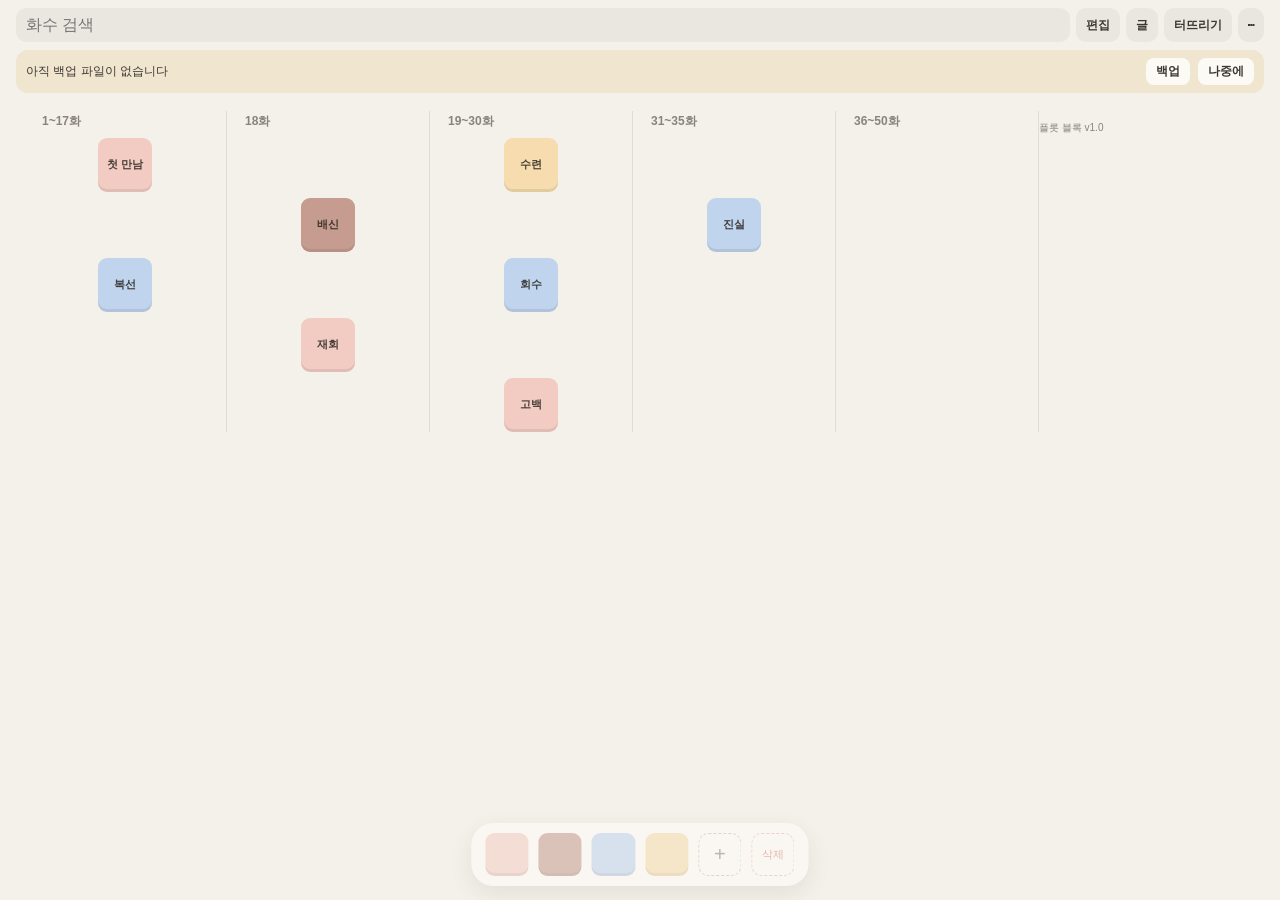
<file: index.html>
<!doctype html>
<html lang="ko">
<head>
  <meta charset="utf-8">
  <meta name="viewport" content="width=device-width, initial-scale=1, viewport-fit=cover, user-scalable=no">
  <meta name="apple-mobile-web-app-capable" content="yes">
  <meta name="mobile-web-app-capable" content="yes">
  <meta name="apple-mobile-web-app-status-bar-style" content="default">
  <meta name="apple-mobile-web-app-title" content="플롯블록">
  <meta name="theme-color" content="#F4F1EA">
  <title>플롯 블록</title>
  <link rel="manifest" href="manifest.webmanifest">
  <link rel="apple-touch-icon" href="icons/icon-180.png">
  <link rel="stylesheet" href="css/app.css">
</head>
<body>
  <header class="appbar">
    <input class="search" placeholder="화수 검색" inputmode="numeric" id="search">
    <button class="bar-btn" id="btn-undo" hidden disabled>되돌리기</button>
    <button class="bar-btn" id="btn-edit">편집</button>
    <button class="bar-btn" id="btn-text">글</button>
    <button class="bar-btn" id="btn-pop">터뜨리기</button>
    <button class="bar-btn" id="btn-more" aria-label="설정">⋯</button>
  </header>

  <div class="backup-nag" id="backup-nag" hidden>
    <span id="nag-text"></span>
    <button id="nag-backup">백업</button>
    <button id="nag-later">나중에</button>
  </div>

  <main class="timeline" id="timeline"></main>

  <div class="tray" id="tray"></div>
  <svg class="link-svg" id="link-svg"></svg>
  <canvas class="fx" id="fx"></canvas>
  <div class="chain-count" id="chain-count"></div>
  <div class="combo" id="combo" hidden><span class="combo-num-wrap"><span class="combo-num" data-text="1">1</span></span><span class="combo-label" data-text="COMBO">COMBO</span><span class="combo-blocks"></span></div>
  <div class="drag-layer" id="drag-layer"></div>
  <div class="palette" id="palette" hidden>
    <div class="palette-head"><b>색 슬롯</b><button id="palette-close">닫기</button></div>
    <div id="palette-rows"></div>
    <p class="palette-hint">색을 누르면 바꿀 수 있고, 그 색을 쓰는 블록이 모두 함께 바뀝니다. 트레이 색을 다른 색 블록 위에 놓으면 그 블록만 색이 바뀝니다.</p>
  </div>

  <section class="memo" id="memo" hidden>
    <header class="memo-head">
      <button class="memo-back" id="memo-back">‹ 시트</button>
      <span class="memo-chip"></span>
      <input class="memo-meaning" id="memo-meaning" placeholder="색 의미 (예: 복선)">
      <button class="memo-copy" id="memo-copy">전체 복사</button>
    </header>
    <div class="memo-list" id="memo-list"></div>
  </section>

  <div class="sheet-panel" id="text-editor" hidden>
    <div class="panel-head"><b>요약 메모</b><button id="text-done">완료</button></div>
    <input class="panel-input" id="text-input" maxlength="24" placeholder="짧은 제목 (예: 첫 만남)" enterkeyhint="done">
    <div class="panel-row">
      <button class="panel-btn" id="text-clear">지우기</button>
      <button class="panel-btn" id="text-inside" hidden>블록 안으로</button>
    </div>
    <p class="panel-hint">글 모드에서 메모를 끌어 블록의 위·아래·왼쪽·오른쪽 빈칸에 말풍선으로 붙이거나, 자기 블록 위에 놓아 안으로 되돌릴 수 있습니다.</p>
  </div>

  <div class="sheet-panel" id="sheet-info" hidden>
    <div class="panel-head"><b>시트 정보</b><button id="sheet-done">완료</button></div>
    <div class="panel-row range">
      <input class="panel-input" id="sheet-from" type="number" inputmode="numeric" min="1" placeholder="시작">
      <span>~</span>
      <input class="panel-input" id="sheet-to" type="number" inputmode="numeric" min="1" placeholder="끝 (비우면 한 화)">
      <span>화</span>
    </div>
    <textarea class="panel-input" id="sheet-memo" rows="4" placeholder="이 구간의 메모"></textarea>
    <div class="panel-row"><button class="panel-btn danger" id="sheet-delete">시트 삭제</button></div>
  </div>

  <div class="sheet-panel" id="settings" hidden>
    <div class="panel-head"><b>설정</b><button id="set-done">닫기</button></div>
    <div class="set-group">
      <div class="set-title">백업</div>
      <div class="panel-row">
        <button class="panel-btn strong" id="set-backup">백업 파일 만들기</button>
        <button class="panel-btn" id="set-restore">백업 파일로 복구</button>
      </div>
      <input type="file" id="set-file" accept="application/json,.json" hidden>
      <p class="panel-hint" id="set-last"></p>
    </div>
    <div class="set-group">
      <div class="set-title">화면</div>
      <label class="set-row"><span>블록 외곽선</span><input type="checkbox" switch id="set-edge"></label>
      <div class="set-row"><span>바깥 메모 글자</span>
        <span class="seg"><button data-fs="11">작게</button><button data-fs="12">크게</button></span>
      </div>
    </div>
    <div class="set-group">
      <button class="panel-btn danger" id="set-reset">모든 데이터 지우기</button>
      <p class="panel-hint" id="set-version"></p>
    </div>
  </div>

  <div class="toast" id="toast"></div>

  <script type="module" src="js/main.js"></script>
</body>
</html>
</file>
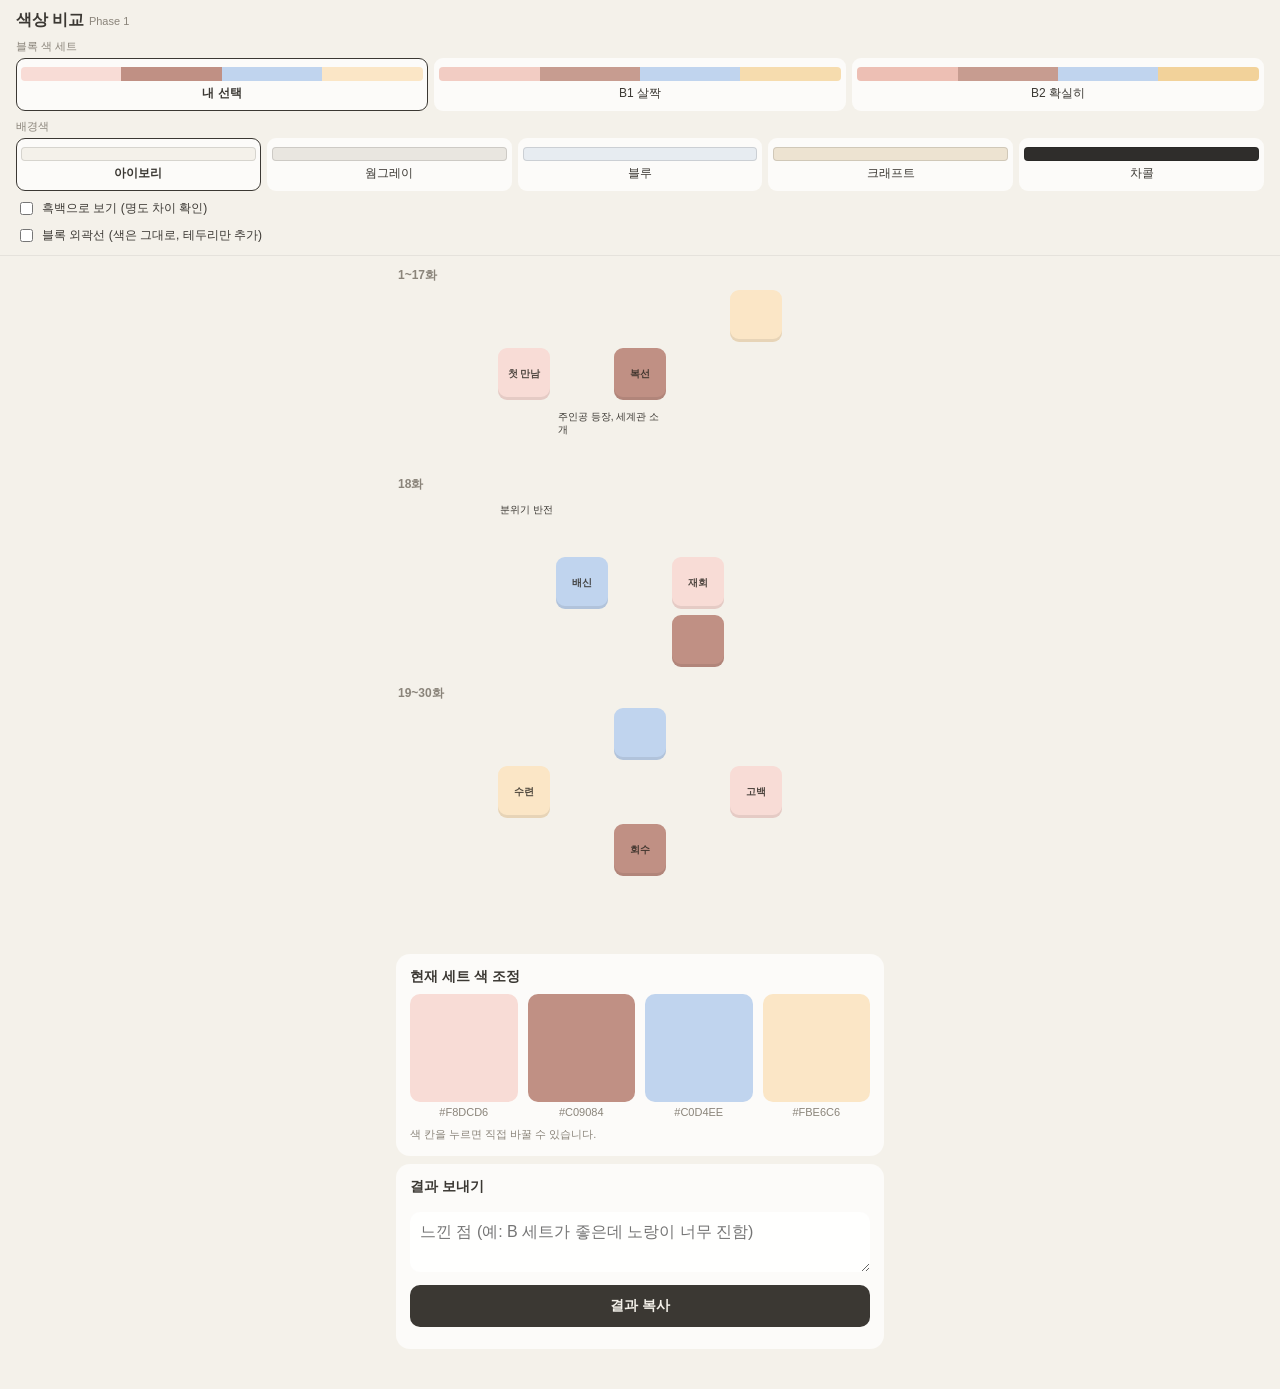
<file: design/index.html>
<!doctype html>
<html lang="ko">
<head>
  <meta charset="utf-8">
  <meta name="viewport" content="width=device-width, initial-scale=1, viewport-fit=cover, user-scalable=no">
  <meta name="apple-mobile-web-app-capable" content="yes">
  <title>색상 비교</title>
  <style>
    :root {
      --bg: #F4F1EA;
      --ink: #3B3833;
      --sub: #8A847A;
      --panel: rgba(255, 255, 255, 0.72);
      --cell: 52px;
      --gap: 6px;
      color-scheme: light;
    }
    * { box-sizing: border-box; }
    html, body {
      margin: 0;
      background: var(--bg);
      color: var(--ink);
      font-family: -apple-system, BlinkMacSystemFont, "Apple SD Gothic Neo", "Noto Sans KR", sans-serif;
      -webkit-text-size-adjust: 100%;
      -webkit-tap-highlight-color: transparent;
      transition: background 0.25s, color 0.25s;
    }
    body.dark { --ink: #EDE8DF; --sub: #A39C91; --panel: rgba(255, 255, 255, 0.08); }

    .controls {
      position: sticky; top: 0; z-index: 5;
      padding: calc(env(safe-area-inset-top) + 10px) 16px 10px;
      background: var(--bg);
      box-shadow: 0 1px 0 rgba(0, 0, 0, 0.06);
      transition: background 0.25s;
    }
    .controls h1 { margin: 0 0 8px; font-size: 16px; }
    .label { font-size: 11px; color: var(--sub); margin: 8px 0 4px; }
    .tabs { display: flex; gap: 6px; }
    .tabs button {
      flex: 1; padding: 8px 4px; border-radius: 9px;
      border: 1.5px solid transparent; background: var(--panel); color: var(--ink);
      font: inherit; font-size: 12px; touch-action: manipulation;
    }
    .tabs button.on { border-color: var(--ink); font-weight: 700; }
    .tabs .sw { display: block; height: 14px; border-radius: 4px; margin-bottom: 4px; }
    .toggle { display: flex; align-items: center; gap: 6px; font-size: 12px; margin-top: 8px; }

    main { padding: 12px 16px 40px; max-width: 520px; margin: 0 auto; }
    main.gray .block { filter: grayscale(1); }
    main.edge .block { box-shadow: inset 0 0 0 1px rgba(60, 45, 30, 0.14), inset 0 -3px 0 rgba(0, 0, 0, 0.08); }

    /* 시트: 격자선 없음, 라벨만 */
    .sheet { margin-bottom: 18px; }
    .sheet-label { font-size: 12px; font-weight: 700; color: var(--sub); margin: 0 0 6px 2px; }
    .grid {
      position: relative;
      width: calc(var(--cell) * 5 + var(--gap) * 4);
      height: calc(var(--cell) * 3 + var(--gap) * 2);
      margin: 0 auto;
    }
    .block {
      position: absolute;
      width: var(--cell); height: var(--cell);
      border-radius: 9px;
      background: var(--c);
      box-shadow: inset 0 -3px 0 rgba(0, 0, 0, 0.08);
      display: flex; align-items: center; justify-content: center;
      padding: 3px; text-align: center;
      font-size: 10px; line-height: 1.2; font-weight: 600;
      color: rgba(40, 36, 30, 0.82);
      word-break: keep-all;
    }
    .note {
      position: absolute;
      width: calc(var(--cell) * 2 + var(--gap));
      font-size: 10px; line-height: 1.3; color: var(--ink);
      padding: 4px 2px;
    }

    .card {
      background: var(--panel); border-radius: 14px; padding: 14px; margin-top: 8px;
      font-size: 13px;
    }
    .card h2 { font-size: 14px; margin: 0 0 8px; }
    .chips { display: flex; gap: 10px; }
    .chip { flex: 1; text-align: center; font-size: 11px; color: var(--sub); }
    .chip label {
      display: block; aspect-ratio: 1; border-radius: 10px; background: var(--c);
      position: relative; overflow: hidden; margin-bottom: 4px;
    }
    .chip input { position: absolute; inset: 0; opacity: 0; width: 100%; height: 100%; }
    .btn {
      width: 100%; margin-top: 10px; padding: 12px; border: 0; border-radius: 10px;
      background: var(--ink); color: var(--bg); font: inherit; font-weight: 700; font-size: 14px;
      touch-action: manipulation;
    }
    .hint { font-size: 11px; color: var(--sub); line-height: 1.5; margin: 8px 0 0; }
    textarea {
      width: 100%; min-height: 60px; margin-top: 8px; border-radius: 10px; border: 0;
      padding: 10px; font: inherit; font-size: 16px; background: rgba(255, 255, 255, 0.9); color: #3B3833;
    }
  </style>
</head>
<body>
  <div class="controls">
    <h1>색상 비교 <small style="font-weight:400;color:var(--sub);font-size:11px">Phase 1</small></h1>
    <div class="label">블록 색 세트</div>
    <div class="tabs" id="palette-tabs"></div>
    <div class="label">배경색</div>
    <div class="tabs" id="bg-tabs"></div>
    <label class="toggle"><input type="checkbox" id="gray"> 흑백으로 보기 (명도 차이 확인)</label>
    <label class="toggle"><input type="checkbox" id="edge"> 블록 외곽선 (색은 그대로, 테두리만 추가)</label>
  </div>

  <main id="preview"></main>

  <main>
    <section class="card">
      <h2>현재 세트 색 조정</h2>
      <div class="chips" id="chips"></div>
      <p class="hint">색 칸을 누르면 직접 바꿀 수 있습니다.</p>
    </section>
    <section class="card">
      <h2>결과 보내기</h2>
      <textarea id="memo" placeholder="느낀 점 (예: B 세트가 좋은데 노랑이 너무 진함)"></textarea>
      <button class="btn" id="copy">결과 복사</button>
      <p class="hint" id="msg"></p>
    </section>
  </main>

  <script>
    'use strict';
    const $ = (id) => document.getElementById(id);
    const CELL = 52, GAP = 6, STEP = CELL + GAP;

    const palettes = [
      { name: '내 선택', colors: ['#F8DCD6', '#C09084', '#C0D4EE', '#FBE6C6'] },
      { name: 'B1 살짝', colors: ['#F2CCC3', '#C79C90', '#C0D4EE', '#F6DCAE'] },
      { name: 'B2 확실히', colors: ['#EDBFB4', '#C79C90', '#C0D4EE', '#F2D29A'] },
    ];
    const backgrounds = [
      { name: '아이보리', c: '#F4F1EA' },
      { name: '웜그레이', c: '#E9E6E0' },
      { name: '블루', c: '#E7ECF1' },
      { name: '크래프트', c: '#EDE3D1' },
      { name: '차콜', c: '#2F2D2B', dark: true },
    ];

    // 예시 플롯: [색 번호, 열, 행, 블록 안 텍스트]
    const sheets = [
      { label: '1~17화', blocks: [[0, 0, 1, '첫 만남'], [1, 2, 1, '복선'], [3, 4, 0, '']],
        note: { col: 1, row: 2, text: '주인공 등장, 세계관 소개' } },
      { label: '18화', blocks: [[2, 1, 1, '배신'], [0, 3, 1, '재회'], [1, 3, 2, '']],
        note: { col: 0, row: 0, text: '분위기 반전' } },
      { label: '19~30화', blocks: [[3, 0, 1, '수련'], [2, 2, 0, ''], [0, 4, 1, '고백'], [1, 2, 2, '회수']],
        note: null },
    ];

    const state = { p: 0, bg: 0 };

    function renderTabs() {
      $('palette-tabs').innerHTML = palettes.map((p, i) => `
        <button class="${i === state.p ? 'on' : ''}" data-i="${i}">
          <span class="sw" style="background:linear-gradient(90deg,${p.colors.map((c, k) => `${c} ${k * 25}% ${(k + 1) * 25}%`).join(',')})"></span>
          ${p.name}
        </button>`).join('');
      $('bg-tabs').innerHTML = backgrounds.map((b, i) => `
        <button class="${i === state.bg ? 'on' : ''}" data-i="${i}">
          <span class="sw" style="background:${b.c};box-shadow:inset 0 0 0 1px rgba(0,0,0,.12)"></span>
          ${b.name}
        </button>`).join('');
    }

    function renderPreview() {
      const colors = palettes[state.p].colors;
      $('preview').innerHTML = sheets.map((s) => `
        <section class="sheet">
          <p class="sheet-label">${s.label}</p>
          <div class="grid">
            ${s.blocks.map(([ci, col, row, t]) =>
              `<div class="block" style="--c:${colors[ci]};left:${col * STEP}px;top:${row * STEP}px">${t}</div>`).join('')}
            ${s.note ? `<div class="note" style="left:${s.note.col * STEP}px;top:${s.note.row * STEP}px">${s.note.text}</div>` : ''}
          </div>
        </section>`).join('');
    }

    function renderChips() {
      $('chips').innerHTML = palettes[state.p].colors.map((c, i) => `
        <div class="chip">
          <label style="--c:${c}"><input type="color" value="${c}" data-i="${i}"></label>
          ${c}
        </div>`).join('');
    }

    function applyBg() {
      const b = backgrounds[state.bg];
      document.documentElement.style.setProperty('--bg', b.c);
      document.body.classList.toggle('dark', !!b.dark);
    }

    function render() { renderTabs(); renderPreview(); renderChips(); applyBg(); }

    $('palette-tabs').addEventListener('click', (e) => {
      const b = e.target.closest('button'); if (!b) return;
      state.p = +b.dataset.i; render();
    });
    $('bg-tabs').addEventListener('click', (e) => {
      const b = e.target.closest('button'); if (!b) return;
      state.bg = +b.dataset.i; render();
    });
    $('edge').addEventListener('change', (e) => $('preview').classList.toggle('edge', e.target.checked));
    $('gray').addEventListener('change', (e) => $('preview').classList.toggle('gray', e.target.checked));
    $('chips').addEventListener('input', (e) => {
      if (e.target.type !== 'color') return;
      palettes[state.p].colors[+e.target.dataset.i] = e.target.value.toUpperCase();
      renderTabs(); renderPreview();
      e.target.parentElement.style.setProperty('--c', e.target.value);
      e.target.parentElement.nextSibling.textContent = e.target.value.toUpperCase();
    });

    $('copy').addEventListener('click', async () => {
      const p = palettes[state.p], b = backgrounds[state.bg];
      const lines = [
        '[Phase 1 색상 선택]',
        `블록 세트: ${p.name} (${p.colors.join(', ')})`,
        `배경: ${b.name} (${b.c})`,
      ];
      const memo = $('memo').value.trim();
      if (memo) lines.push(`메모: ${memo}`);
      const text = lines.join('\n');
      try {
        await navigator.clipboard.writeText(text);
        $('msg').textContent = '복사했습니다. 대화창에 붙여 넣어 주세요.';
      } catch {
        $('memo').value = text; $('memo').select();
        $('msg').textContent = '위 칸의 내용을 직접 복사해 주세요.';
      }
    });

    render();
  </script>
</body>
</html>
</file>
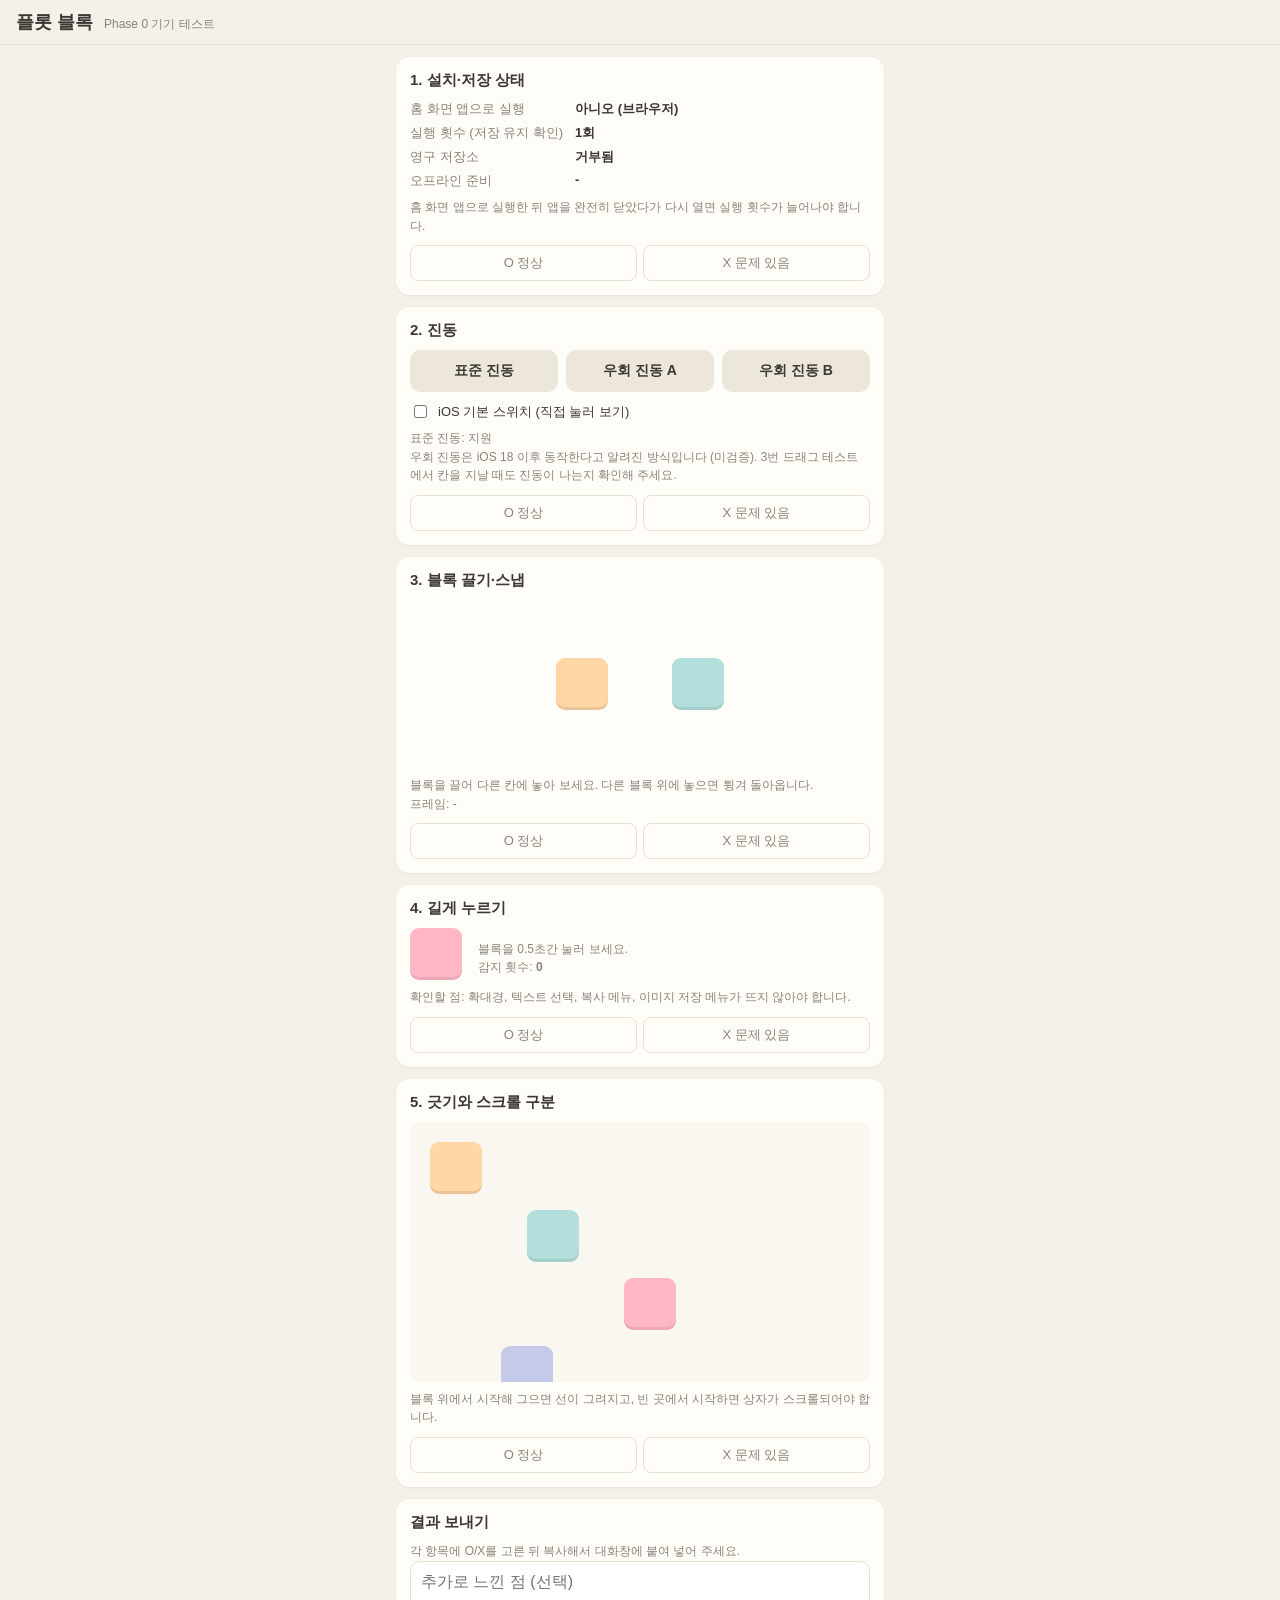
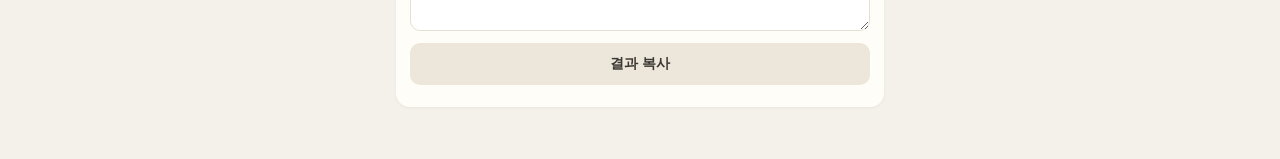
<file: test/index.html>
<!doctype html>
<html lang="ko">
<head>
  <meta charset="utf-8">
  <meta name="viewport" content="width=device-width, initial-scale=1, viewport-fit=cover, user-scalable=no">
  <meta name="apple-mobile-web-app-capable" content="yes">
  <meta name="mobile-web-app-capable" content="yes">
  <meta name="apple-mobile-web-app-status-bar-style" content="default">
  <meta name="apple-mobile-web-app-title" content="플롯블록">
  <meta name="theme-color" content="#F4F1EA">
  <title>플롯 블록</title>
  <link rel="manifest" href="../manifest.webmanifest">
  <link rel="apple-touch-icon" href="../icons/icon-180.png">
  <link rel="stylesheet" href="style.css">
</head>
<body>
  <header class="top">
    <h1>플롯 블록 <small>Phase 0 기기 테스트</small></h1>
  </header>

  <main>
    <!-- 1. 설치 상태 -->
    <section class="card" data-test="install">
      <h2>1. 설치·저장 상태</h2>
      <dl class="info">
        <dt>홈 화면 앱으로 실행</dt><dd id="standalone">-</dd>
        <dt>실행 횟수 (저장 유지 확인)</dt><dd id="launches">-</dd>
        <dt>영구 저장소</dt><dd id="persist">-</dd>
        <dt>오프라인 준비</dt><dd id="sw">-</dd>
      </dl>
      <p class="hint">홈 화면 앱으로 실행한 뒤 앱을 완전히 닫았다가 다시 열면 실행 횟수가 늘어나야 합니다.</p>
      <div class="judge"></div>
    </section>

    <!-- 2. 진동 -->
    <section class="card" data-test="haptic">
      <h2>2. 진동</h2>
      <div class="row">
        <button class="btn" id="btn-vibrate">표준 진동</button>
        <button class="btn" id="btn-switch">우회 진동 A</button>
        <button class="btn" id="btn-switch-b">우회 진동 B</button>
      </div>
      <label class="native-switch">
        <input type="checkbox" switch id="native-switch"> iOS 기본 스위치 (직접 눌러 보기)
      </label>
      <p class="hint">표준 진동: <span id="vibrate-support">-</span><br>
        우회 진동은 iOS 18 이후 동작한다고 알려진 방식입니다 (미검증). 3번 드래그 테스트에서 칸을 지날 때도 진동이 나는지 확인해 주세요.</p>
      <div class="judge"></div>
    </section>

    <!-- 3. 드래그·스냅 -->
    <section class="card" data-test="drag">
      <h2>3. 블록 끌기·스냅</h2>
      <div class="sheet" id="drag-sheet"></div>
      <p class="hint">블록을 끌어 다른 칸에 놓아 보세요. 다른 블록 위에 놓으면 튕겨 돌아옵니다.<br>
        프레임: <span id="fps">-</span></p>
      <div class="judge"></div>
    </section>

    <!-- 4. 길게 누르기 -->
    <section class="card" data-test="longpress">
      <h2>4. 길게 누르기</h2>
      <div class="row center">
        <div class="block solo" id="lp-block" style="--c:#FFB7C5"></div>
        <p class="hint">블록을 0.5초간 눌러 보세요.<br>감지 횟수: <b id="lp-count">0</b></p>
      </div>
      <p class="hint">확인할 점: 확대경, 텍스트 선택, 복사 메뉴, 이미지 저장 메뉴가 뜨지 않아야 합니다.</p>
      <div class="judge"></div>
    </section>

    <!-- 5. 긋기 vs 스크롤 -->
    <section class="card" data-test="swipe">
      <h2>5. 긋기와 스크롤 구분</h2>
      <div class="scrollbox" id="swipe-box">
        <div class="scrollinner" id="swipe-inner">
          <svg id="swipe-svg"></svg>
        </div>
      </div>
      <p class="hint">블록 위에서 시작해 그으면 선이 그려지고, 빈 곳에서 시작하면 상자가 스크롤되어야 합니다.</p>
      <div class="judge"></div>
    </section>

    <!-- 결과 -->
    <section class="card">
      <h2>결과 보내기</h2>
      <p class="hint">각 항목에 O/X를 고른 뒤 복사해서 대화창에 붙여 넣어 주세요.</p>
      <textarea id="memo" placeholder="추가로 느낀 점 (선택)"></textarea>
      <button class="btn wide" id="btn-copy">결과 복사</button>
      <p class="hint" id="copy-msg"></p>
    </section>
  </main>

  <script src="app.js"></script>
</body>
</html>
</file>
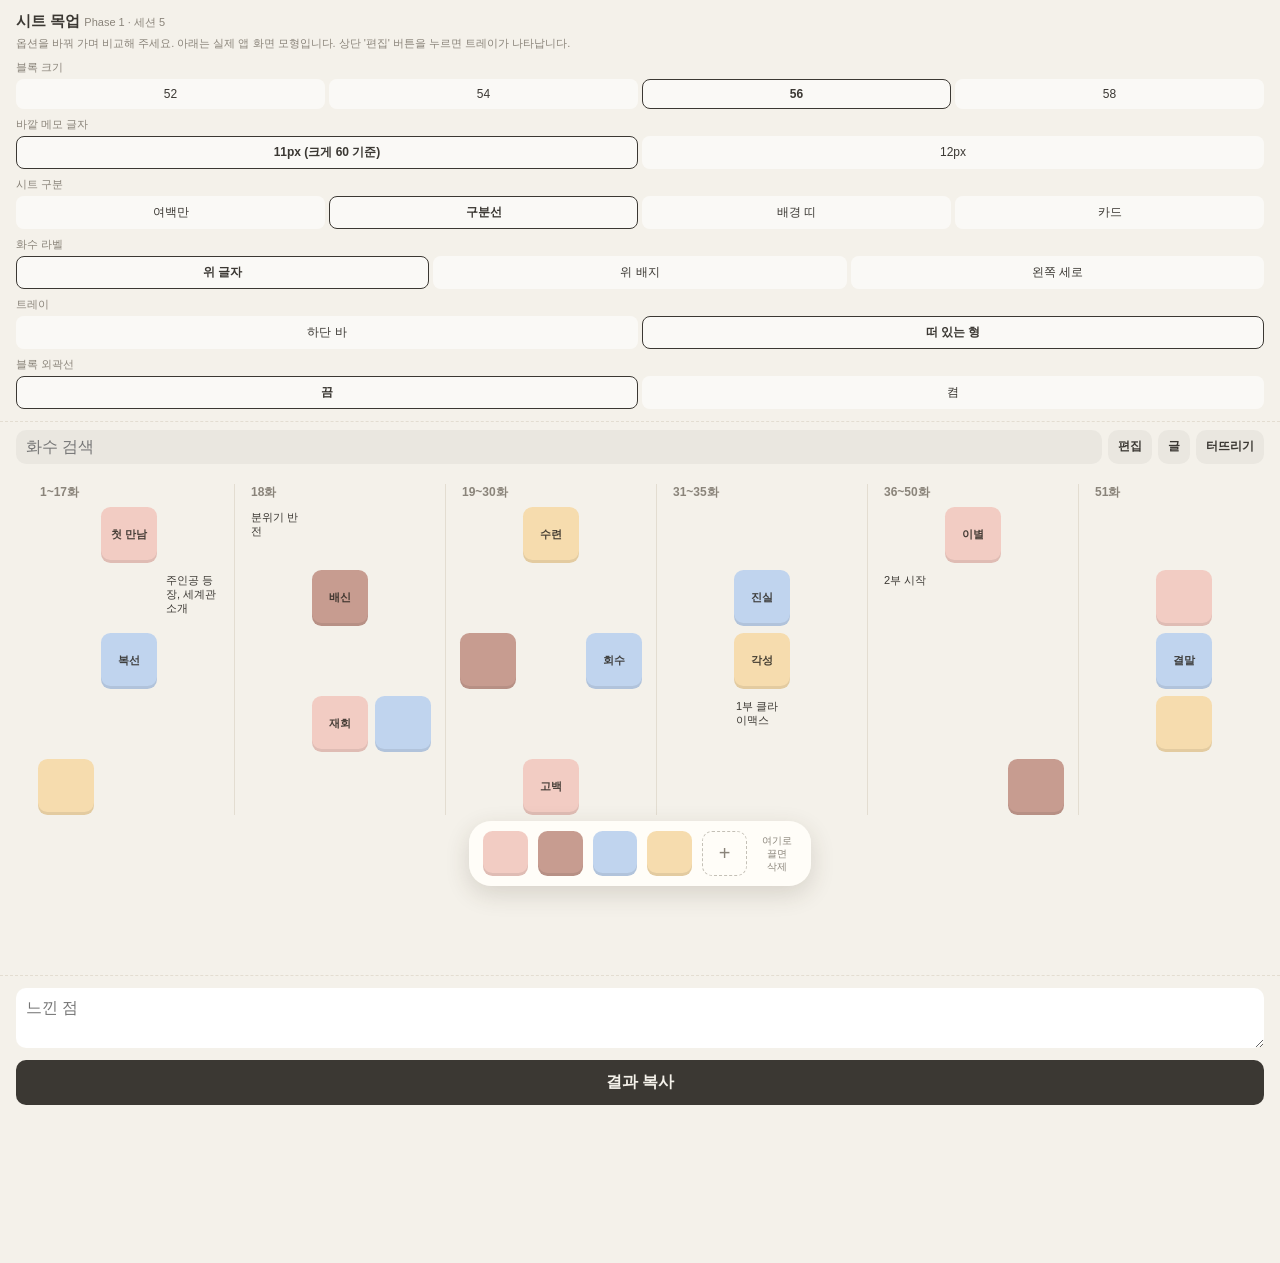
<file: design/sheet.html>
<!doctype html>
<html lang="ko">
<head>
  <meta charset="utf-8">
  <meta name="viewport" content="width=device-width, initial-scale=1, viewport-fit=cover, user-scalable=no">
  <meta name="apple-mobile-web-app-capable" content="yes">
  <title>시트 목업</title>
  <style>
    :root {
      --bg: #F4F1EA;
      --ink: #3B3833;
      --sub: #8A847A;
      --line: #E3DDD1;
      --panel: rgba(255, 255, 255, 0.6);
      --cell: 52px;
      --gap: 6px;
      color-scheme: light;
    }
    * { box-sizing: border-box; }
    html, body {
      margin: 0; background: var(--bg); color: var(--ink);
      font-family: -apple-system, BlinkMacSystemFont, "Apple SD Gothic Neo", "Noto Sans KR", sans-serif;
      -webkit-text-size-adjust: 100%; -webkit-tap-highlight-color: transparent;
    }
    button { font: inherit; color: inherit; touch-action: manipulation; }

    /* ---------- 목업 설정 패널 ---------- */
    .config { padding: calc(env(safe-area-inset-top) + 12px) 16px 12px; border-bottom: 1px dashed var(--line); }
    .config h1 { font-size: 15px; margin: 0 0 4px; }
    .config .hint { font-size: 11px; color: var(--sub); margin: 0 0 6px; line-height: 1.5; }
    .opt { margin-top: 8px; }
    .opt-label { font-size: 11px; color: var(--sub); margin-bottom: 4px; }
    .seg { display: flex; gap: 4px; }
    .seg button {
      flex: 1; padding: 7px 2px; border: 1.5px solid transparent; border-radius: 8px;
      background: var(--panel); font-size: 12px;
    }
    .seg button.on { border-color: var(--ink); font-weight: 700; }

    /* ---------- 앱 상단 바 (모형) ---------- */
    .appbar {
      position: sticky; top: 0; z-index: 10;
      display: flex; align-items: center; gap: 6px;
      padding: calc(env(safe-area-inset-top) + 8px) 16px 8px;
      background: var(--bg);
    }
    .search {
      flex: 1; min-width: 0; height: 34px; border-radius: 10px; border: 0;
      background: rgba(0, 0, 0, 0.045); padding: 0 10px; font-size: 16px; color: var(--ink);
    }
    .icon-btn {
      flex: none; height: 34px; padding: 0 10px; border: 0; border-radius: 10px;
      background: rgba(0, 0, 0, 0.045); font-size: 12px; font-weight: 600;
    }
    .icon-btn.on { background: var(--ink); color: var(--bg); }

    /* ---------- 타임라인 ---------- */
    .timeline { padding: 4px 16px 160px; }
    .sheet { position: relative; }
    .grid { position: relative; margin: 0 auto; }
    .block {
      position: absolute; width: var(--cell); height: var(--cell);
      border-radius: calc(var(--cell) * 0.17);
      background: var(--c);
      box-shadow: inset 0 -3px 0 rgba(0, 0, 0, 0.08);
      display: flex; align-items: center; justify-content: center;
      padding: 3px; text-align: center; word-break: keep-all;
      font-size: var(--fs); line-height: 1.2; font-weight: 600; color: rgba(40, 36, 30, 0.85);
      -webkit-user-select: none; user-select: none; -webkit-touch-callout: none;
    }
    body.edge .block { box-shadow: inset 0 0 0 1px rgba(60, 45, 30, 0.14), inset 0 -3px 0 rgba(0, 0, 0, 0.08); }
    .note { position: absolute; font-size: var(--note-fs); line-height: 1.3; padding: 3px 2px; color: var(--ink); }

    /* 화수 라벨 */
    .label { font-size: 12px; font-weight: 700; color: var(--sub); }
    .lbl-top .label { margin: 0 0 6px 2px; }
    .lbl-pill .label {
      display: inline-block; margin: 0 0 6px; padding: 3px 9px; border-radius: 99px;
      background: rgba(0, 0, 0, 0.055); color: var(--ink); font-size: 11px;
    }
    .lbl-rail .sheet { display: flex; align-items: center; }
    .lbl-rail .label {
      flex: none; width: 34px; text-align: center; line-height: 1.15; font-size: 11px;
    }
    .lbl-rail .grid { margin: 0; }

    /* 시트 구분 */
    .sep-space .sheet { margin-bottom: 26px; }
    .sep-line .sheet { padding: 12px 0; border-bottom: 1px solid var(--line); }
    .sep-band .sheet { padding: 12px 16px; margin: 0 -16px; }
    .sep-band .sheet:nth-child(odd) { background: rgba(120, 100, 70, 0.045); }
    .sep-card .sheet { padding: 12px; margin-bottom: 10px; border-radius: 16px; background: rgba(255, 255, 255, 0.55); }

    /* ---------- 트레이 ---------- */
    .tray {
      position: fixed; z-index: 20; left: 50%;
      display: flex; align-items: center; gap: 10px;
      transform: translate(-50%, 140%); transition: transform 0.28s cubic-bezier(.34, 1.4, .64, 1);
    }
    body.editing .tray, body.desktop .tray { transform: translate(-50%, 0); }
    .tray .block { position: static; width: calc(var(--cell) * 0.8); height: calc(var(--cell) * 0.8); flex: none; }
    .tray .add {
      flex: none; width: calc(var(--cell) * 0.8); height: calc(var(--cell) * 0.8); border-radius: 10px;
      border: 1.5px dashed rgba(60, 50, 30, 0.3); background: transparent; font-size: 20px; color: var(--sub);
    }
    .tray .trash { font-size: 10px; color: var(--sub); line-height: 1.3; text-align: center; width: 40px; }
    .tray-bar .tray {
      bottom: 0; width: 100%; justify-content: center;
      padding: 10px 16px calc(env(safe-area-inset-bottom) + 10px);
      background: rgba(250, 248, 243, 0.96); box-shadow: 0 -1px 0 var(--line), 0 -6px 16px rgba(60, 50, 30, 0.06);
    }
    .tray-float .tray {
      bottom: calc(env(safe-area-inset-bottom) + 14px);
      padding: 10px 14px; border-radius: 22px;
      background: rgba(255, 253, 248, 0.97); box-shadow: 0 8px 24px rgba(60, 50, 30, 0.16);
    }

    /* ---------- 데스크탑 (가로 진행) ---------- */
    body.desktop .timeline {
      display: flex; align-items: flex-start; overflow-x: auto; padding: 12px 24px 160px;
    }
    body.desktop .sheet { flex: none; margin-bottom: 0; }
    body.desktop.sep-space .sheet { margin-right: 30px; }
    body.desktop.sep-line .sheet { padding: 0 14px; border-bottom: 0; border-right: 1px solid var(--line); }
    body.desktop.sep-band .sheet { margin: 0; padding: 12px 14px; }
    body.desktop.sep-card .sheet { margin: 0 10px 0 0; }
    body.desktop.lbl-rail .sheet { display: block; }
    body.desktop.lbl-rail .label { width: auto; margin-bottom: 6px; }
  </style>
</head>
<body>
  <section class="config">
    <h1>시트 목업 <small style="font-weight:400;color:var(--sub);font-size:11px">Phase 1 · 세션 5</small></h1>
    <p class="hint">옵션을 바꿔 가며 비교해 주세요. 아래는 실제 앱 화면 모형입니다. 상단 '편집' 버튼을 누르면 트레이가 나타납니다.</p>
    <div id="opts"></div>
  </section>

  <header class="appbar">
    <input class="search" placeholder="화수 검색" inputmode="numeric">
    <button class="icon-btn" id="btn-edit">편집</button>
    <button class="icon-btn">글</button>
    <button class="icon-btn">터뜨리기</button>
  </header>

  <main class="timeline" id="timeline"></main>

  <div class="tray" id="tray"></div>

  <section class="config" style="border-top:1px dashed var(--line);border-bottom:0;margin-bottom:140px">
    <textarea id="memo" placeholder="느낀 점" style="width:100%;min-height:60px;border:0;border-radius:10px;padding:10px;font:inherit;font-size:16px;background:#fff;color:var(--ink)"></textarea>
    <button id="copy" style="width:100%;margin-top:8px;padding:12px;border:0;border-radius:10px;background:var(--ink);color:var(--bg);font-weight:700">결과 복사</button>
    <p class="hint" id="msg"></p>
  </section>

  <script>
    'use strict';
    const $ = (id) => document.getElementById(id);
    const COLORS = ['#F2CCC3', '#C79C90', '#C0D4EE', '#F6DCAE'];

    const OPTIONS = {
      size: { label: '블록 크기', items: { 52: '52', 54: '54', 56: '56', 58: '58' } },
      noteFs: { label: '바깥 메모 글자', items: { 11: '11px (크게 60 기준)', 12: '12px' } },
      sep: { label: '시트 구분', items: { space: '여백만', line: '구분선', band: '배경 띠', card: '카드' } },
      lbl: { label: '화수 라벨', items: { top: '위 글자', pill: '위 배지', rail: '왼쪽 세로' } },
      tray: { label: '트레이', items: { bar: '하단 바', float: '떠 있는 형' } },
      edge: { label: '블록 외곽선', items: { off: '끔', on: '켬' } },
    };
    const state = { size: '56', noteFs: '11', sep: 'line', lbl: 'top', tray: 'float', edge: 'off' };

    // 예시 플롯: blocks [슬롯, 열, 행, 글자], notes [열, 행, 글자]
    const SHEETS = [
      { from: 1, to: 17, blocks: [[0, 0, 1, '첫 만남'], [2, 2, 1, '복선'], [3, 4, 0, '']], notes: [[1, 2, '주인공 등장, 세계관 소개']] },
      { from: 18, blocks: [[1, 1, 1, '배신'], [0, 3, 1, '재회'], [2, 3, 2, '']], notes: [[0, 0, '분위기 반전']] },
      { from: 19, to: 30, blocks: [[3, 0, 1, '수련'], [1, 2, 0, ''], [0, 4, 1, '고백'], [2, 2, 2, '회수']], notes: [] },
      { from: 31, to: 35, blocks: [[2, 1, 1, '진실'], [3, 2, 1, '각성']], notes: [[3, 1, '1부 클라이맥스']] },
      { from: 36, to: 50, blocks: [[0, 0, 1, '이별'], [1, 4, 2, '']], notes: [[1, 0, '2부 시작']] },
      { from: 51, blocks: [[2, 2, 1, '결말'], [0, 1, 1, ''], [3, 3, 1, '']], notes: [] },
    ];

    const isDesktop = () => window.matchMedia('(min-width: 900px)').matches;

    function renderOpts() {
      $('opts').innerHTML = Object.entries(OPTIONS).map(([k, o]) => `
        <div class="opt">
          <div class="opt-label">${o.label}</div>
          <div class="seg" data-k="${k}">
            ${Object.entries(o.items).map(([v, t]) =>
              `<button data-v="${v}" class="${state[k] === v ? 'on' : ''}">${t}</button>`).join('')}
          </div>
        </div>`).join('');
    }

    function cellSize() {
      // 모바일에서 가로 넘침이 없도록 화면 폭에 맞춰 줄임
      const want = Number(state.size);
      if (isDesktop()) return want;
      const gapRatio = 0.12;
      const rail = state.lbl === 'rail' ? 34 : 0;
      const pad = state.sep === 'card' ? 24 : state.sep === 'band' ? 0 : 0;
      const avail = window.innerWidth - 32 - rail - pad;
      const fit = Math.floor(avail / (5 + 4 * gapRatio));
      return Math.min(want, fit);
    }

    function labelText(s, rail) {
      if (!s.to) return `${s.from}화`;
      return rail ? `${s.from}<br>~<br>${s.to}화` : `${s.from}~${s.to}화`;
    }

    function render() {
      const desk = isDesktop();
      const cell = cellSize();
      const gap = Math.round(cell * 0.12);
      const step = cell + gap;
      const cols = desk ? 3 : 5;
      const rows = desk ? 5 : 3;
      const root = document.documentElement.style;
      root.setProperty('--cell', `${cell}px`);
      root.setProperty('--fs', `${Math.max(9, Math.round(cell * 0.19))}px`);
      root.setProperty('--note-fs', `${state.noteFs}px`);

      document.body.className = [
        `sep-${state.sep}`, `lbl-${state.lbl}`, `tray-${desk ? 'float' : state.tray}`,
        state.edge === 'on' ? 'edge' : '', desk ? 'desktop' : '',
        $('btn-edit').classList.contains('on') ? 'editing' : '',
      ].join(' ');

      // 모바일: (열, 행) 그대로. 데스크탑: 진행 방향이 바뀌므로 행과 열을 바꿈
      const pos = (c, r) => (desk ? [r * step, c * step] : [c * step, r * step]);
      const noteW = desk ? cell : cell * 2 + gap;

      $('timeline').innerHTML = SHEETS.map((s) => `
        <section class="sheet">
          <div class="label">${labelText(s, state.lbl === 'rail' && !desk)}</div>
          <div class="grid" style="width:${cols * step - gap}px;height:${rows * step - gap}px">
            ${s.blocks.map(([slot, c, r, t]) => {
              const [x, y] = pos(c, r);
              return `<div class="block" style="--c:${COLORS[slot]};left:${x}px;top:${y}px">${t}</div>`;
            }).join('')}
            ${s.notes.map(([c, r, t]) => {
              const [x, y] = pos(c, r);
              return `<div class="note" style="left:${x}px;top:${y}px;width:${noteW}px">${t}</div>`;
            }).join('')}
          </div>
        </section>`).join('');

      $('tray').innerHTML = `
        ${COLORS.map((c) => `<div class="block" style="--c:${c}"></div>`).join('')}
        <button class="add" aria-label="색 추가">+</button>
        <div class="trash">여기로 끌면<br>삭제</div>`;
    }

    $('opts').addEventListener('click', (e) => {
      const b = e.target.closest('button'); if (!b) return;
      state[b.parentElement.dataset.k] = b.dataset.v;
      renderOpts(); render();
    });
    $('btn-edit').addEventListener('click', (e) => { e.currentTarget.classList.toggle('on'); render(); });
    window.addEventListener('resize', render);

    $('copy').addEventListener('click', async () => {
      const lines = ['[Phase 1 시트 목업]',
        ...Object.entries(OPTIONS).map(([k, o]) => `${o.label}: ${o.items[state[k]]}`)];
      const memo = $('memo').value.trim();
      if (memo) lines.push(`메모: ${memo}`);
      const text = lines.join('\n');
      try { await navigator.clipboard.writeText(text); $('msg').textContent = '복사했습니다. 대화창에 붙여 넣어 주세요.'; }
      catch { $('memo').value = text; $('memo').select(); $('msg').textContent = '위 칸의 내용을 직접 복사해 주세요.'; }
    });

    renderOpts(); render();
  </script>
</body>
</html>
</file>
<file: css/app.css>
/* 값은 docs/design-tokens.md 기준 */
:root {
  --bg: #F4F1EA;
  --ink: #3B3833;
  --sub: #8A847A;
  --block-ink: rgba(40, 36, 30, 0.85);
  --line: #E3DDD1;
  --danger: #D9827E;
  --cell: 54px;
  --gap: 6px;
  --note-fs: 12px;
  color-scheme: light;
}

* { box-sizing: border-box; }

html, body {
  margin: 0;
  background: var(--bg);
  color: var(--ink);
  font-family: -apple-system, BlinkMacSystemFont, "Apple SD Gothic Neo", "Noto Sans KR", sans-serif;
  -webkit-text-size-adjust: 100%;
  -webkit-tap-highlight-color: transparent;
  overscroll-behavior-y: none;
}

button { font: inherit; color: inherit; touch-action: manipulation; }

/* ---------- 상단 바 ---------- */
.appbar {
  position: sticky; top: 0; z-index: 10;
  display: flex; align-items: center; gap: 6px;
  padding: calc(env(safe-area-inset-top) + 8px) 16px 8px;
  background: var(--bg);
}
.search {
  flex: 1; min-width: 0; height: 34px; border: 0; border-radius: 10px;
  background: rgba(0, 0, 0, 0.045); padding: 0 10px;
  font: inherit; font-size: 16px; color: var(--ink);
}
.bar-btn {
  flex: none; height: 34px; padding: 0 10px; border: 0; border-radius: 10px;
  background: rgba(0, 0, 0, 0.045); font-size: 12px; font-weight: 600;
}
.bar-btn.on { background: var(--ink); color: var(--bg); }
.bar-btn:disabled { opacity: 0.4; }
.bar-btn[data-soon] { opacity: 0.45; }
.bar-btn.off { opacity: 0.5; text-decoration: line-through; }

/* ---------- 타임라인 ---------- */
.timeline { padding: 0 16px 140px; }

.sheet { padding: 12px 0; border-bottom: 1px solid var(--line); }
.label {
  display: inline-flex; align-items: center; gap: 5px;
  margin: 0 0 6px 0; padding: 2px 4px; border: 0; border-radius: 6px; background: transparent;
  font-size: 12px; font-weight: 700; color: var(--sub);
}
.label-dot { width: 5px; height: 5px; border-radius: 50%; background: var(--sub); opacity: 0.7; }
.grid { position: relative; margin: 0 auto; }

.add-sheet {
  display: none; width: 100%; margin-top: 14px; padding: 12px;
  border: 1.5px dashed rgba(60, 50, 30, 0.22); border-radius: 12px;
  background: transparent; color: var(--sub); font-size: 13px;
}
body.editing .add-sheet { display: block; }

.version { margin: 10px 0 0; text-align: center; font-size: 10px; color: var(--sub); }

/* ---------- 블록 ---------- */
.block {
  position: absolute;
  width: var(--cell); height: var(--cell);
  border-radius: 9px;
  background: var(--c);
  box-shadow: inset 0 -3px 0 rgba(0, 0, 0, 0.08);
  display: flex; align-items: center; justify-content: center;
  padding: 3px; text-align: center; word-break: keep-all;
  font-size: 11px; line-height: 1.2; font-weight: 600; color: var(--block-ink);
  -webkit-user-select: none; user-select: none; -webkit-touch-callout: none;
  touch-action: pan-y; /* 기본 모드: 블록 위에서도 스크롤 */
}
body.editing .grid .block { touch-action: none; cursor: grab; }
/* 기본 모드에서 터뜨리기가 켜져 있으면 블록 위는 긋기 전용, 꺼져 있으면 스크롤 */
body:not(.editing):not(.pop-off) .grid .block { touch-action: none; }
.grid .block.linked {
  z-index: 2;
  box-shadow: 0 0 0 3px rgba(255, 255, 255, 0.95), 0 6px 14px rgba(60, 50, 30, 0.18), inset 0 -3px 0 rgba(0, 0, 0, 0.08);
}

/* 길게 누르기: 테두리가 전체적으로 천천히 드러남 (가장자리를 살짝 흐리게 해서 딱딱하지 않게) */
.press-ring {
  position: fixed; z-index: 1; pointer-events: none; opacity: 0;
  border: 3px solid var(--ring); border-radius: 13px;
  box-shadow: 0 0 3px var(--ring), inset 0 0 2px var(--ring);
}

/* ---------- 터뜨리기 연출 ---------- */
.link-svg, .fx { position: fixed; inset: 0; width: 100%; height: 100%; pointer-events: none; }
.link-svg { z-index: 24; overflow: visible; }
.fx { z-index: 26; }
.chain-count {
  position: fixed; left: 0; top: 0; z-index: 28; pointer-events: none;
  min-width: 30px; padding: 4px 9px; border-radius: 99px;
  background: var(--ink); color: var(--bg); font-size: 13px; font-weight: 800; text-align: center;
  opacity: 0; transition: opacity 0.12s;
}
.chain-count.show { opacity: 1; }

body.edge .block { box-shadow: inset 0 0 0 1px rgba(60, 45, 30, 0.14), inset 0 -3px 0 rgba(0, 0, 0, 0.08); }
.block.hidden { opacity: 0; }

/* 놓일 칸 표시 (끌 때만 나타남, 평소에는 격자 없음) */
.ghost {
  position: absolute; left: 0; top: 0;
  width: var(--cell); height: var(--cell);
  border-radius: 9px;
  background: var(--c, rgba(0, 0, 0, 0.06));
  opacity: 0;
  pointer-events: none;
}
.ghost.show { opacity: 0.38; }
.ghost.bad { background: transparent; opacity: 1; box-shadow: inset 0 0 0 2px var(--danger); }
/* 다른 색 블록 위: 색 바꾸기 표시 */
.ghost.recolor { z-index: 3; background: transparent; opacity: 1; box-shadow: 0 0 0 3px var(--c), 0 0 0 5px #fff; }

/* 바깥 요약 메모: 블록 상하좌우에 붙는 가로형 말풍선. 블록 색으로 물들이고 블록 쪽으로 꼬리가 나옴 */
.note {
  position: absolute; z-index: 2; width: max-content;
  padding: 4px 9px; border-radius: 12px;
  background: var(--tint); border: 1.5px solid var(--edge);
  font-size: var(--note-fs); line-height: 1.3; color: var(--ink); text-align: center; word-break: keep-all;
  -webkit-user-select: none; user-select: none; -webkit-touch-callout: none;
}
.note::before {
  content: ''; position: absolute; width: 7px; height: 7px;
  background: var(--tint); border: 1.5px solid var(--edge); border-right: 0; border-bottom: 0;
}
.note.tail-top::before { top: -5px; left: 50%; transform: translateX(-50%) rotate(45deg); }
.note.tail-bottom::before { bottom: -5px; left: 50%; transform: translateX(-50%) rotate(225deg); }
.note.tail-left::before { left: -5px; top: 50%; transform: translateY(-50%) rotate(-45deg); }
.note.tail-right::before { right: -5px; top: 50%; transform: translateY(-50%) rotate(135deg); }
/* 글자는 최대 두 줄 (꼬리가 잘리지 않도록 안쪽 span에서 자름) */
.note span { display: -webkit-box; -webkit-box-orient: vertical; -webkit-line-clamp: 2; overflow: hidden; }

/* 글 모드: 메모를 만질 수 있다는 표시 */
body.texting .grid .block, body.texting .note { touch-action: none; }
body.texting .grid .block[data-empty]::after { content: '+'; font-size: 16px; color: rgba(40, 36, 30, 0.35); }
.ghost.note-spot { opacity: 1; background: transparent; box-shadow: inset 0 0 0 2px rgba(60, 50, 30, 0.35); }
.note-drag {
  position: fixed; left: 0; top: 0; z-index: 30; pointer-events: none;
  padding: 4px 9px; border-radius: 12px; background: var(--tint); border: 1.5px solid var(--edge);
  box-shadow: 0 6px 16px rgba(60, 50, 30, 0.2);
  font-size: var(--note-fs); color: var(--ink); white-space: nowrap;
}

/* ---------- 끌기 레이어 ---------- */
.drag-layer { position: fixed; inset: 0; z-index: 30; pointer-events: none; }
.drag { position: absolute; left: 0; top: 0; will-change: transform; }
.drag .block {
  position: static;
  transform: scale(1.12) rotate(var(--rot, 0deg));
  box-shadow: 0 14px 22px rgba(60, 50, 30, 0.24), inset 0 -3px 0 rgba(0, 0, 0, 0.08);
  transition: transform 0.14s cubic-bezier(.3, 1.5, .6, 1);
}
.drag.picking .block { transform: scale(1) rotate(0deg); box-shadow: inset 0 -3px 0 rgba(0, 0, 0, 0.08); }

/* ---------- 트레이 ---------- */
.tray {
  position: fixed; z-index: 20; left: 50%;
  bottom: calc(env(safe-area-inset-bottom) + 14px);
  display: flex; align-items: center; gap: 10px;
  padding: 10px 14px; border-radius: 22px;
  background: rgba(255, 253, 248, 0.97);
  box-shadow: 0 8px 24px rgba(60, 50, 30, 0.16);
  transform: translate(-50%, 160%);
  transition: transform 0.3s cubic-bezier(.34, 1.4, .64, 1), box-shadow 0.15s, background 0.15s;
}
body.editing .tray, body.desktop .tray { transform: translate(-50%, 0); }
body.desktop:not(.editing) .tray { opacity: 0.55; }
.tray .slot {
  position: relative; flex: none;
  width: calc(var(--cell) * 0.8); height: calc(var(--cell) * 0.8);
  touch-action: none;
}
.tray .slot:active { transform: scale(0.94); }
.tray .add {
  flex: none; width: calc(var(--cell) * 0.8); height: calc(var(--cell) * 0.8);
  border: 1.5px dashed rgba(60, 50, 30, 0.3); border-radius: 10px;
  background: transparent; font-size: 20px; color: var(--sub);
}
.tray .trash {
  flex: none; display: flex; align-items: center; justify-content: center;
  width: calc(var(--cell) * 0.8); height: calc(var(--cell) * 0.8); border-radius: 10px;
  border: 1.5px dashed rgba(217, 130, 126, 0.55);
  font-size: 11px; color: var(--danger);
  transition: background 0.15s, transform 0.15s;
}

.tray.hot .trash { background: var(--danger); border-color: var(--danger); color: #fff; font-weight: 700; transform: scale(1.12); }

/* ---------- 토스트 ---------- */
.toast {
  position: fixed; z-index: 40; left: 50%; top: calc(env(safe-area-inset-top) + 56px);
  padding: 8px 14px; border-radius: 99px;
  background: var(--ink); color: var(--bg); font-size: 12px;
  transform: translate(-50%, -12px); opacity: 0; pointer-events: none;
  transition: opacity 0.2s, transform 0.2s;
}
.toast.show { opacity: 1; transform: translate(-50%, 0); }

/* ---------- 데스크탑: 가로 진행 ---------- */
body.desktop .timeline {
  display: flex; align-items: flex-start; overflow-x: auto;
  padding: 12px 24px 140px;
}
body.desktop .sheet { flex: none; padding: 0 14px; border-bottom: 0; border-right: 1px solid var(--line); }
body.desktop .add-sheet { flex: none; width: 120px; margin: 0 0 0 14px; align-self: stretch; }

/* ---------- 콤보 ---------- */
/* 밝은 크림색 글자 + 반투명 브라운 외곽선(파스텔 느낌) + 뒤쪽의 옅은 아이보리 빛으로 시트·블록과 구분 */
.combo {
  position: fixed; left: 50%; top: 40%; z-index: 28; pointer-events: none;
  display: flex; flex-direction: column; align-items: center;
  color: #F2EAE1; /* 밝은 크림 */
  text-shadow: 0 2px 6px rgba(138, 102, 80, 0.15);
  transform: translate(-50%, -50%);
  font-size: calc(16px * var(--grow, 1));
}
.combo::before {
  content: ''; position: absolute; z-index: -1; inset: -6px -12px; /* 글자 바로 뒤만 살짝 */
  border-radius: 50%;
  background: radial-gradient(closest-side, rgba(255, 252, 244, 0.7), rgba(255, 252, 244, 0.3) 60%, rgba(255, 252, 244, 0));
}
.combo[hidden] { display: none; }
.combo-num-wrap { position: relative; display: block; }
.combo-num { position: relative; display: block; font-size: 3.6em; font-weight: 900; line-height: 1; letter-spacing: -1px; }
.combo-old { position: absolute; left: 50%; top: 0; }
.combo-label { position: relative; margin-top: 3px; font-size: 0.9em; font-weight: 800; letter-spacing: 5px; }
/* 외곽선은 같은 글자를 뒤에 한 겹 더 깔아 그림: 글자 안쪽에 선이 비치지 않고 바깥 두께만 보임 */
.combo-num::before, .combo-label::before {
  content: attr(data-text); position: absolute; left: 0; top: 0; z-index: -1;
  color: transparent; -webkit-text-stroke: 6px rgba(138, 102, 80, 0.55); /* 바깥으로 3px */
}
.combo-label::before { -webkit-text-stroke-width: 4px; }
/* 터뜨린 블록 수: 콤보보다 작게, 연출에 쓰는 남색을 옅게 */
.combo-blocks {
  margin-top: 4px; font-size: 0.8em; font-weight: 700; letter-spacing: 1px;
  color: rgba(58, 70, 112, 0.72);
  text-shadow: 0 1px 0 rgba(255, 252, 244, 0.9);
}

/* ---------- 테스트용 초기화 ---------- */
.reset-btn {
  display: block; margin: 18px auto 0; padding: 8px 14px; border: 0; border-radius: 99px;
  background: transparent; font-size: 11px; color: var(--sub); text-decoration: underline;
}

/* ---------- 색 슬롯 패널 ---------- */
.palette {
  position: fixed; z-index: 35; left: 50%;
  bottom: calc(env(safe-area-inset-bottom) + 92px);
  width: min(340px, calc(100vw - 32px));
  padding: 14px; border-radius: 18px;
  background: rgba(255, 253, 248, 0.98);
  box-shadow: 0 10px 30px rgba(60, 50, 30, 0.2);
  transform: translate(-50%, 0);
}
.palette[hidden] { display: none; }
.palette-head { display: flex; justify-content: space-between; align-items: center; margin-bottom: 10px; font-size: 14px; }
.palette-head button { border: 0; background: transparent; font-size: 13px; color: var(--sub); }
.prow { display: flex; align-items: center; gap: 10px; padding: 6px 0; }
.pchip {
  position: relative; flex: none; width: 40px; height: 40px; border-radius: 9px; overflow: hidden;
  background: var(--c); box-shadow: inset 0 -3px 0 rgba(0, 0, 0, 0.08);
}
.pchip input { position: absolute; inset: 0; width: 100%; height: 100%; opacity: 0; border: 0; padding: 0; }
.pmean { flex: 1; min-width: 0; font-size: 13px; overflow: hidden; text-overflow: ellipsis; white-space: nowrap; }
.pmean i { color: var(--sub); font-style: normal; }
.preset { flex: none; border: 0; border-radius: 8px; padding: 6px 10px; background: rgba(0, 0, 0, 0.05); font-size: 12px; }
.preset:disabled { opacity: 0.35; }
.palette-hint { margin: 8px 0 0; font-size: 11px; line-height: 1.5; color: var(--sub); }

/* ---------- 세부 메모 화면 ---------- */
html.memo-open, html.memo-open body { overflow: hidden; }
.memo {
  position: fixed; inset: 0; z-index: 50;
  display: flex; flex-direction: column;
  background: var(--bg);
}
.memo[hidden] { display: none; }
.memo-head {
  flex: none; display: flex; align-items: center; gap: 8px;
  padding: calc(env(safe-area-inset-top) + 8px) 16px 10px;
  border-bottom: 1px solid var(--line);
}
.memo-back, .memo-copy {
  flex: none; height: 34px; padding: 0 10px; border: 0; border-radius: 10px;
  background: rgba(0, 0, 0, 0.045); font-size: 13px; font-weight: 600;
}
.memo-chip { flex: none; width: 22px; height: 22px; border-radius: 6px; background: var(--c); }
.memo-meaning {
  flex: 1; min-width: 0; height: 34px; border: 0; border-radius: 10px; padding: 0 10px;
  background: rgba(0, 0, 0, 0.045); font: inherit; font-size: 16px; font-weight: 700; color: var(--ink);
}
.memo-list {
  flex: 1; overflow-y: auto; -webkit-overflow-scrolling: touch;
  padding: 12px 16px calc(env(safe-area-inset-bottom) + 40vh);
}
.memo-card {
  margin: 0 auto 12px; max-width: 640px; padding: 12px 14px; border-radius: 14px;
  background: rgba(255, 255, 255, 0.7);
  box-shadow: inset 5px 0 0 var(--c);
}
.memo-card-top { display: flex; align-items: baseline; gap: 8px; margin-bottom: 6px; }
.memo-ep { font-size: 12px; font-weight: 700; color: var(--sub); }
.memo-sum { font-size: 12px; color: var(--ink); }
.memo-title, .memo-body {
  display: block; width: 100%; border: 0; background: transparent; color: var(--ink);
  font: inherit; font-size: 16px; padding: 4px 0;
}
.memo-title { font-weight: 700; border-bottom: 1px solid var(--line); }
.memo-body { resize: none; min-height: 72px; line-height: 1.55; overflow: hidden; }
.memo-title:focus, .memo-body:focus { outline: none; }
.memo-stage { display: flex; gap: 6px; margin-top: 8px; }
.memo-stage button {
  flex: 1; padding: 6px 0; border: 1px solid var(--line); border-radius: 8px;
  background: transparent; font-size: 12px; color: var(--sub);
}
.memo-stage button.on { background: var(--ink); border-color: var(--ink); color: var(--bg); font-weight: 700; }

/* ---------- 위쪽 편집 창 (요약 메모, 시트 정보) ---------- */
/* iPhone 키보드에 가리지 않도록 화면 위쪽에 띄움 */
.sheet-panel {
  position: fixed; z-index: 45; left: 50%; top: calc(env(safe-area-inset-top) + 56px);
  width: min(380px, calc(100vw - 32px)); padding: 14px; border-radius: 16px;
  background: rgba(255, 253, 248, 0.98); box-shadow: 0 10px 30px rgba(60, 50, 30, 0.2);
  transform: translateX(-50%);
}
.sheet-panel[hidden] { display: none; }
.panel-head { display: flex; justify-content: space-between; align-items: center; margin-bottom: 10px; font-size: 14px; }
.panel-head button {
  border: 0; border-radius: 9px; padding: 6px 12px; background: var(--ink); color: var(--bg);
  font-size: 13px; font-weight: 700;
}
.panel-input {
  display: block; width: 100%; border: 1px solid var(--line); border-radius: 10px; padding: 9px 10px;
  background: #fff; font: inherit; font-size: 16px; color: var(--ink);
}
textarea.panel-input { margin-top: 8px; resize: none; line-height: 1.5; }
.panel-row { display: flex; gap: 8px; margin-top: 8px; align-items: center; }
.panel-row.range { margin-top: 0; }
.panel-row.range .panel-input { flex: 1; min-width: 0; }
.panel-row.range span { flex: none; font-size: 13px; color: var(--sub); }
.panel-btn { border: 0; border-radius: 9px; padding: 7px 12px; background: rgba(0, 0, 0, 0.05); font-size: 13px; }
.panel-btn.danger { color: var(--danger); }
.panel-hint { margin: 8px 0 0; font-size: 11px; line-height: 1.5; color: var(--sub); }

/* ---------- 설정 ---------- */
.set-group { padding: 10px 0; border-top: 1px solid var(--line); }
.set-group:first-of-type { border-top: 0; padding-top: 0; }
.set-title { margin-bottom: 6px; font-size: 12px; font-weight: 700; color: var(--sub); }
.set-row { display: flex; justify-content: space-between; align-items: center; padding: 6px 0; font-size: 14px; }
.set-row input[type=checkbox] { width: 20px; height: 20px; }
.seg { display: inline-flex; gap: 4px; }
.seg button { border: 1px solid var(--line); border-radius: 8px; padding: 5px 12px; background: transparent; font-size: 13px; color: var(--sub); }
.seg button.on { background: var(--ink); border-color: var(--ink); color: var(--bg); font-weight: 700; }
.panel-btn.strong { background: var(--ink); color: var(--bg); font-weight: 700; }

/* ---------- 백업 알림 ---------- */
.backup-nag {
  position: sticky; top: calc(env(safe-area-inset-top) + 50px); z-index: 9;
  display: flex; align-items: center; gap: 8px;
  margin: 0 16px 6px; padding: 8px 10px; border-radius: 12px;
  background: rgba(227, 192, 126, 0.25); font-size: 12px; color: var(--ink);
}
.backup-nag[hidden] { display: none; }
.backup-nag span { flex: 1; }
.backup-nag button { border: 0; border-radius: 8px; padding: 5px 10px; background: rgba(255, 255, 255, 0.8); font-size: 12px; font-weight: 700; }

/* ---------- 세부 메모 태그 ---------- */
.memo-tags { margin-top: 6px; padding-top: 6px; border-top: 1px dashed var(--line); }
.memo-tag-list { display: flex; flex-wrap: wrap; gap: 6px; }
.memo-tag-list:not(:empty) { margin-bottom: 6px; }
.memo-tag {
  display: inline-flex; align-items: center;
  border-radius: 12px; border: 1.5px solid var(--edge, var(--line)); background: var(--tint, transparent);
}
.memo-tag-go {
  display: inline-flex; align-items: baseline; gap: 5px; padding: 4px 4px 4px 10px;
  border: 0; background: transparent; font: inherit; font-size: 13px; font-weight: 600; color: var(--ink);
}
.memo-tag-go small { font-size: 11px; font-weight: 500; color: var(--sub); }
.memo-tag-x {
  padding: 2px 9px 2px 4px; border: 0; background: transparent;
  font-size: 15px; line-height: 1; color: var(--sub);
}
.memo-tag.none { border-style: dashed; }
.memo-tag.none .memo-tag-go { color: var(--sub); font-weight: 500; }
.memo-tag-input {
  display: block; width: 100%; border: 0; background: transparent; padding: 4px 0;
  font: inherit; font-size: 16px; color: var(--ink);
}
.memo-tag-input:focus { outline: none; }

/* 태그 추천: 태그란 아래에 최대 5개 */
.memo-tags { position: relative; }
.tag-suggest {
  margin-top: 4px; border-radius: 12px; overflow: hidden;
  background: #fff; box-shadow: 0 6px 18px rgba(60, 50, 30, 0.14);
}
.tag-suggest[hidden] { display: none; }
.tag-suggest-item {
  display: flex; align-items: center; gap: 8px; width: 100%;
  padding: 10px 12px; border: 0; border-top: 1px solid var(--line); background: transparent;
  font: inherit; font-size: 14px; color: var(--ink); text-align: left;
}
.tag-suggest-item:first-child { border-top: 0; }
.tag-suggest-item:active { background: rgba(0, 0, 0, 0.04); }
.tag-dot { flex: none; width: 10px; height: 10px; border-radius: 3px; }
.tag-suggest-name { flex: 1; min-width: 0; overflow: hidden; text-overflow: ellipsis; white-space: nowrap; }
.tag-suggest-item small { flex: none; font-size: 11px; color: var(--sub); }
</file>
<file: test/style.css>
:root {
  --bg: #F4F1EA;
  --card: #FFFDF8;
  --ink: #3B3833;
  --sub: #8A847A;
  --line: #E6E0D4;
  --ok: #7BC4A4;
  --ng: #E8908F;
  --cell: 52px;
  --gap: 6px;
  color-scheme: light; /* 다크모드 무시 */
}

* { box-sizing: border-box; }

html, body {
  margin: 0;
  background: var(--bg);
  color: var(--ink);
  font-family: -apple-system, BlinkMacSystemFont, "Apple SD Gothic Neo", "Noto Sans KR", sans-serif;
  -webkit-text-size-adjust: 100%;
  -webkit-tap-highlight-color: transparent;
}

body { padding-bottom: env(safe-area-inset-bottom); }

.top {
  position: sticky; top: 0; z-index: 10;
  padding: calc(env(safe-area-inset-top) + 10px) 16px 10px;
  background: var(--bg);
  border-bottom: 1px solid var(--line);
}
.top h1 { margin: 0; font-size: 18px; }
.top small { font-size: 12px; color: var(--sub); font-weight: 400; margin-left: 6px; }

main { padding: 12px 16px 40px; max-width: 520px; margin: 0 auto; }

.card {
  background: var(--card);
  border-radius: 14px;
  padding: 14px;
  margin-bottom: 12px;
  box-shadow: 0 1px 3px rgba(60, 50, 30, 0.06);
}
.card h2 { margin: 0 0 10px; font-size: 15px; }

.hint { font-size: 12px; color: var(--sub); line-height: 1.55; margin: 8px 0 0; }

.info { display: grid; grid-template-columns: auto 1fr; gap: 6px 12px; margin: 0; font-size: 13px; }
.info dt { color: var(--sub); }
.info dd { margin: 0; font-weight: 600; }

.row { display: flex; gap: 8px; }
.row.center { align-items: center; gap: 16px; }

.btn {
  flex: 1;
  border: 0; border-radius: 10px;
  padding: 12px;
  font: inherit; font-size: 14px; font-weight: 600;
  background: #EDE7DB; color: var(--ink);
  touch-action: manipulation;
}
.btn:active { transform: scale(0.96); }
.native-switch { display: flex; align-items: center; gap: 8px; margin-top: 10px; font-size: 13px; }

.btn.wide { width: 100%; margin-top: 8px; }

/* O/X 판정 */
.judge { display: flex; gap: 6px; margin-top: 10px; }
.judge button {
  flex: 1; border: 1px solid var(--line); background: transparent;
  border-radius: 8px; padding: 8px; font: inherit; font-size: 13px; color: var(--sub);
  touch-action: manipulation;
}
.judge button.on[data-v="O"] { background: var(--ok); border-color: var(--ok); color: #fff; }
.judge button.on[data-v="X"] { background: var(--ng); border-color: var(--ng); color: #fff; }

/* 블록 공통: 길게 눌러도 iOS 메뉴·선택·확대경이 뜨지 않게 */
.block, .sheet, .scrollinner {
  -webkit-user-select: none;
  user-select: none;
  -webkit-touch-callout: none;
}
.block {
  width: var(--cell); height: var(--cell);
  border-radius: 9px;
  background: var(--c);
  box-shadow: inset 0 -3px 0 rgba(0, 0, 0, 0.08);
  touch-action: none;
}
.block.solo { flex: none; transition: transform 0.12s; }
.block.solo.pressing { transform: scale(0.94); }
.block.solo.fired { animation: pop 0.35s cubic-bezier(.3, 1.6, .5, 1); }
@keyframes pop { 0% { transform: scale(0.9); } 50% { transform: scale(1.15); } 100% { transform: scale(1); } }

/* 3. 드래그 시트 (5×3, 격자선 없음) */
.sheet {
  position: relative;
  width: calc(var(--cell) * 5 + var(--gap) * 4);
  height: calc(var(--cell) * 3 + var(--gap) * 2);
  margin: 4px auto 0;
  touch-action: none;
}
.sheet .block { position: absolute; left: 0; top: 0; will-change: transform; }
.sheet .block.settle { transition: transform 0.32s cubic-bezier(.34, 1.56, .64, 1), box-shadow 0.2s; }
.sheet .block.lifted {
  z-index: 5;
  box-shadow: 0 10px 18px rgba(60, 50, 30, 0.22), inset 0 -3px 0 rgba(0, 0, 0, 0.08);
}
.sheet .ghost {
  position: absolute; left: 0; top: 0;
  width: var(--cell); height: var(--cell);
  border-radius: 9px;
  border: 2px dashed rgba(60, 50, 30, 0.25);
  opacity: 0; transition: opacity 0.1s;
  pointer-events: none;
}
.sheet .ghost.show { opacity: 1; }
.sheet .ghost.bad { border-color: var(--ng); }

/* 5. 긋기 vs 스크롤 */
.scrollbox {
  height: 260px; overflow-y: auto; border-radius: 10px;
  background: #FAF7F0;
  -webkit-overflow-scrolling: touch;
}
.scrollinner { position: relative; height: 720px; touch-action: pan-y; }
.scrollinner .block { position: absolute; }
.scrollinner svg { position: absolute; inset: 0; width: 100%; height: 100%; pointer-events: none; }

textarea {
  width: 100%; min-height: 70px; border: 1px solid var(--line); border-radius: 10px;
  padding: 10px; font: inherit; font-size: 16px; /* 16px 미만이면 iOS가 확대함 */
  background: #fff; color: var(--ink); resize: vertical;
}
</file>
